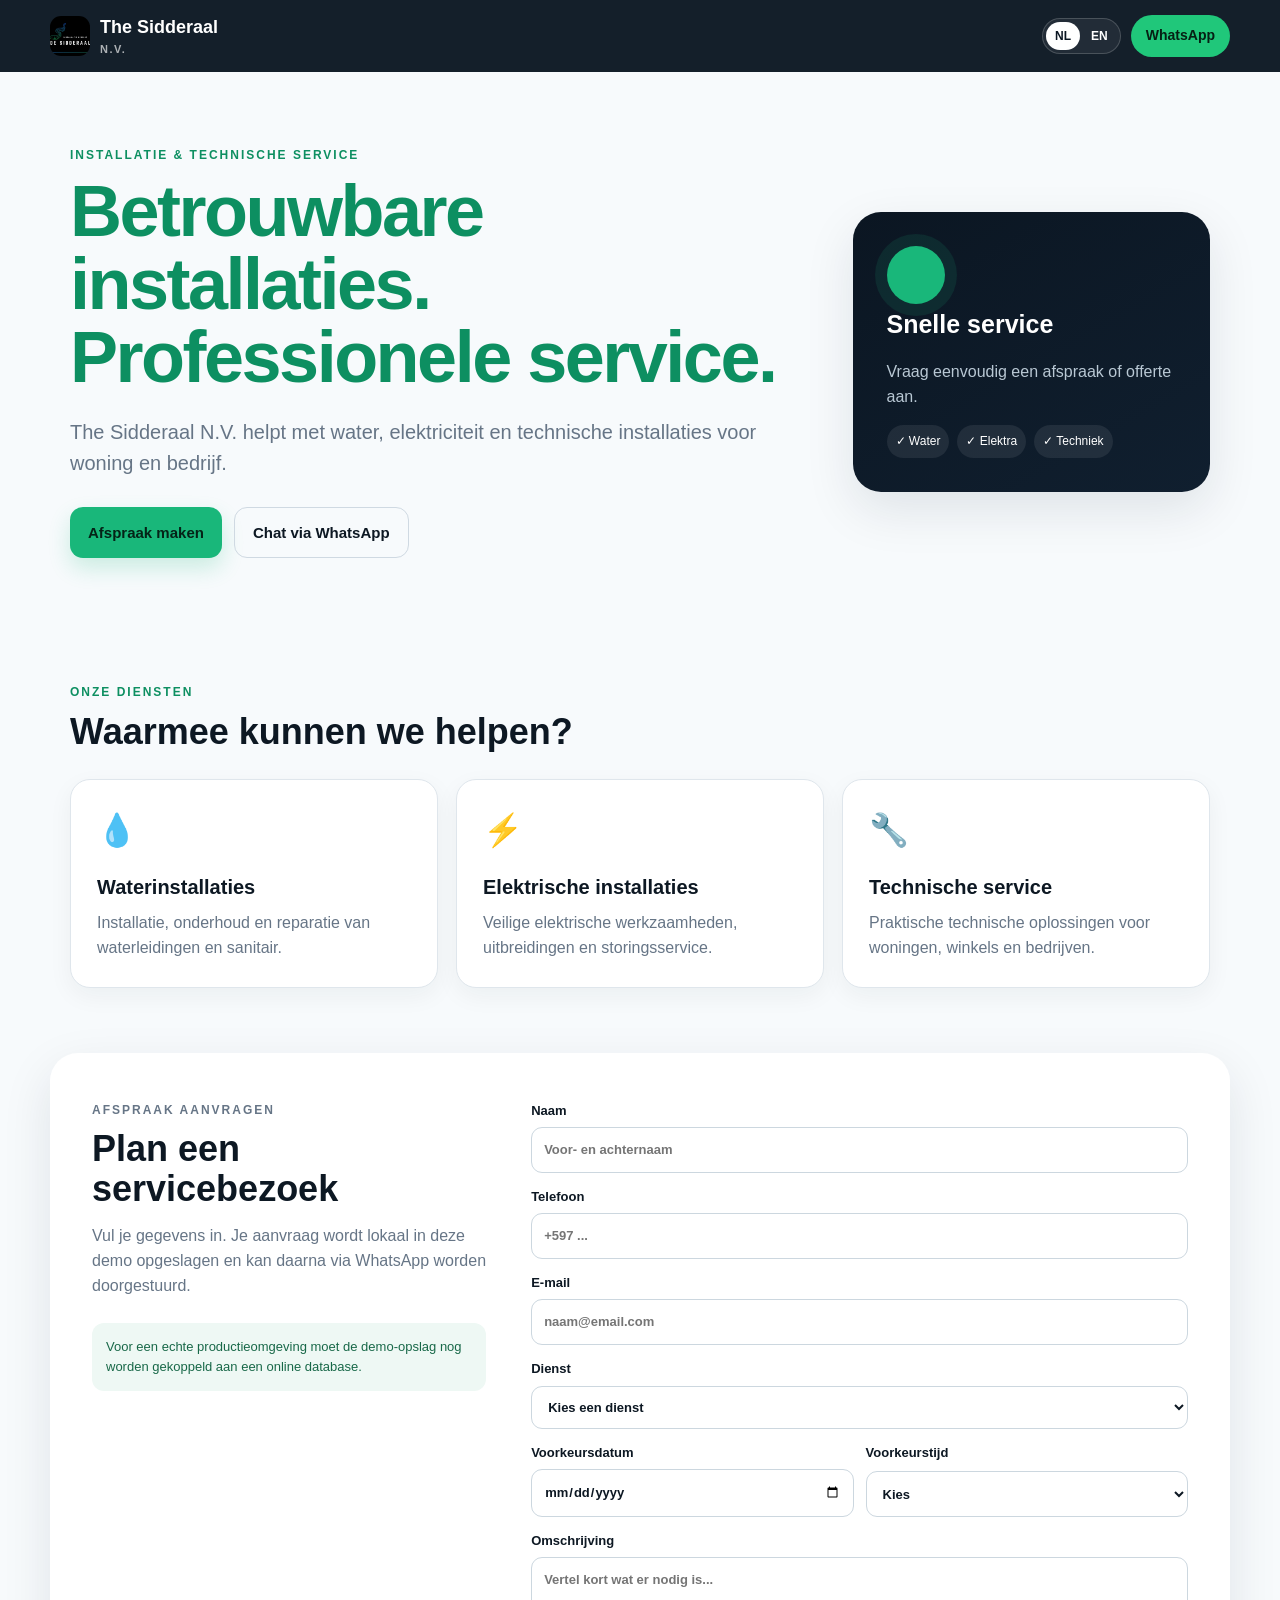
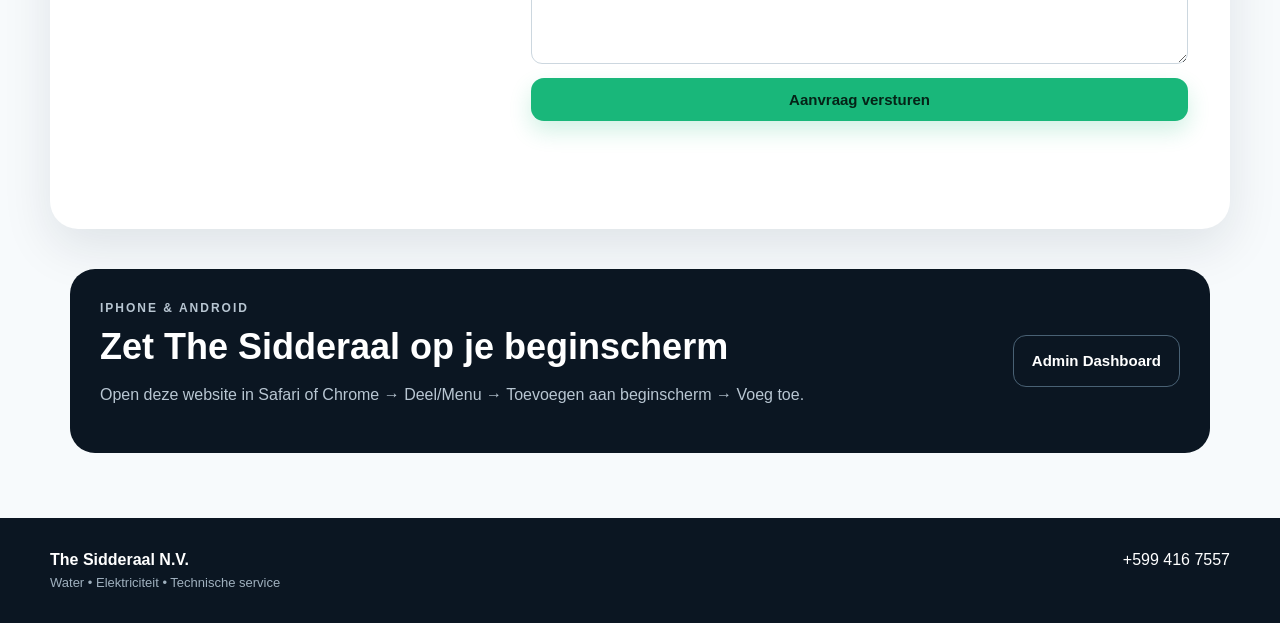
<file: index.html>
<!doctype html>
<html lang="nl">
<head>
  <meta charset="utf-8">
  <meta name="viewport" content="width=device-width,initial-scale=1,viewport-fit=cover">
  <meta name="theme-color" content="#0b1622">
  <meta name="apple-mobile-web-app-capable" content="yes">
  <meta name="apple-mobile-web-app-status-bar-style" content="black-translucent">
  <meta name="apple-mobile-web-app-title" content="The Sidderaal">
  <link rel="manifest" href="manifest.json">
  <link rel="apple-touch-icon" href="icon-180.png">
  <link rel="icon" href="sidderaal-logo.jpg">
  <link rel="stylesheet" href="style.css">
  <title>The Sidderaal N.V.</title>
</head>
<body>
  <header class="topbar">
    <div class="brand"><img src="sidderaal-logo.jpg" alt="The Sidderaal logo"><span>The Sidderaal <small>N.V.</small></span></div>
    <div class="top-actions"><div class="lang-switch" aria-label="Language"><button type="button" data-lang="nl">NL</button><button type="button" data-lang="en">EN</button></div><a class="whatsapp top-wa" href="https://wa.me/5994167557" target="_blank" rel="noopener">WhatsApp</a></div>
  </header>

  <main>
    <section class="hero">
      <div>
        <p class="eyebrow" data-i18n="eyebrow">INSTALLATIE & TECHNISCHE SERVICE</p>
        <h1><span data-i18n="heroTitle1">Betrouwbare installaties.</span> <span data-i18n="heroTitle2">Professionele service.</span></h1>
        <p class="lead" data-i18n="heroLead">The Sidderaal N.V. helpt met water, elektriciteit en technische installaties voor woning en bedrijf.</p>
        <div class="actions">
          <a href="#afspraak" class="btn primary" data-i18n="bookBtn">Afspraak maken</a>
          <a href="https://wa.me/5994167557" class="btn ghost" target="_blank" rel="noopener" data-i18n="whatsappBtn">Chat via WhatsApp</a>
        </div>
      </div>
      <div class="hero-card">
        <div class="pulse"></div>
        <strong data-i18n="fastService">Snelle service</strong>
        <p data-i18n="fastServiceText">Vraag eenvoudig een afspraak of offerte aan.</p>
        <div class="mini-row"><span data-i18n="waterShort">✓ Water</span><span data-i18n="electricShort">✓ Elektra</span><span data-i18n="technicalShort">✓ Techniek</span></div>
      </div>
    </section>

    <section class="section">
      <div class="section-head"><div><p class="eyebrow" data-i18n="servicesEyebrow">ONZE DIENSTEN</p><h2 data-i18n="servicesTitle">Waarmee kunnen we helpen?</h2></div></div>
      <div class="cards">
        <article class="card"><div class="icon">💧</div><h3 data-i18n="waterTitle">Waterinstallaties</h3><p data-i18n="waterText">Installatie, onderhoud en reparatie van waterleidingen en sanitair.</p></article>
        <article class="card"><div class="icon">⚡</div><h3 data-i18n="electricTitle">Elektrische installaties</h3><p data-i18n="electricText">Veilige elektrische werkzaamheden, uitbreidingen en storingsservice.</p></article>
        <article class="card"><div class="icon">🔧</div><h3 data-i18n="technicalTitle">Technische service</h3><p data-i18n="technicalText">Praktische technische oplossingen voor woningen, winkels en bedrijven.</p></article>
      </div>
    </section>

    <section id="afspraak" class="section booking">
      <div class="booking-copy">
        <p class="eyebrow" data-i18n="bookingEyebrow">AFSPRAAK AANVRAGEN</p>
        <h2 data-i18n="bookingTitle">Plan een servicebezoek</h2>
        <p data-i18n="bookingText">Vul je gegevens in. Je aanvraag wordt lokaal in deze demo opgeslagen en kan daarna via WhatsApp worden doorgestuurd.</p>
        <div class="notice" data-i18n="notice">Voor een echte productieomgeving moet de demo-opslag nog worden gekoppeld aan een online database.</div>
      </div>
      <form id="bookingForm" class="form">
        <label><span data-i18n="nameLabel">Naam</span><input required name="name" placeholder="Voor- en achternaam" data-i18n-placeholder="namePlaceholder"></label>
        <label><span data-i18n="phoneLabel">Telefoon</span><input required name="phone" type="tel" placeholder="+597 ..."></label>
        <label><span data-i18n="emailLabel">E-mail</span><input name="email" type="email" placeholder="naam@email.com" data-i18n-placeholder="emailPlaceholder"></label>
        <label><span data-i18n="serviceLabel">Dienst</span><select name="service" required><option value="" data-i18n="serviceChoose">Kies een dienst</option><option value="water" data-i18n="waterTitle">Waterinstallaties</option><option value="electric" data-i18n="electricTitle">Elektrische installaties</option><option value="technical" data-i18n="technicalTitle">Technische service</option><option value="quote" data-i18n="quoteService">Offerte / inspectie</option></select></label>
        <div class="two"><label><span data-i18n="dateLabel">Voorkeursdatum</span><input required name="date" type="date"></label><label><span data-i18n="timeLabel">Voorkeurstijd</span><select name="time" required><option value="" data-i18n="timeChoose">Kies</option><option>08:00 - 10:00</option><option>10:00 - 12:00</option><option>13:00 - 15:00</option><option>15:00 - 17:00</option></select></label></div>
        <label><span data-i18n="messageLabel">Omschrijving</span><textarea name="message" rows="4" placeholder="Vertel kort wat er nodig is..." data-i18n-placeholder="messagePlaceholder"></textarea></label>
        <button class="btn primary full" type="submit" data-i18n="submitBtn">Aanvraag versturen</button>
        <p id="formMsg" class="form-msg"></p>
      </form>
    </section>

    <section class="section install">
      <div class="install-box">
        <div><p class="eyebrow" data-i18n="iphoneEyebrow">IPHONE & ANDROID</p><h2 data-i18n="installTitle">Zet The Sidderaal op je beginscherm</h2><p data-i18n="installText">Open deze website in Safari of Chrome → Deel/Menu → Toevoegen aan beginscherm → Voeg toe.</p></div>
        <a class="btn ghost" href="admin.html" data-i18n="adminBtn">Admin Dashboard</a>
      </div>
    </section>
  </main>

  <footer><div><b>The Sidderaal N.V.</b><span data-i18n="footerServices">Water • Elektriciteit • Technische service</span></div><a href="https://wa.me/5994167557" target="_blank" rel="noopener">+599 416 7557</a></footer>
  <script src="app.js"></script>
</body>
</html>
</file>
<file: style.css>
:root{--navy:#0b1622;--navy2:#101f2f;--ink:#0d1823;--muted:#667586;--line:#dfe6ec;--paper:#f7fafc;--white:#fff;--accent:#19b77a;--accent2:#0d8f61;--shadow:0 18px 50px rgba(12,31,46,.10)}
*{box-sizing:border-box}html{scroll-behavior:smooth}body{margin:0;font-family:-apple-system,BlinkMacSystemFont,"Segoe UI",Roboto,Arial,sans-serif;color:var(--ink);background:var(--paper);line-height:1.55}a{text-decoration:none;color:inherit}.topbar{position:sticky;top:0;z-index:20;height:72px;padding:0 max(20px,calc((100% - 1180px)/2));display:flex;align-items:center;justify-content:space-between;background:rgba(11,22,34,.96);color:white;backdrop-filter:blur(14px)}.brand{display:flex;align-items:center;gap:10px;font-weight:800;font-size:18px}.brand img{width:40px;height:40px;border-radius:11px}.brand small{display:block;font-size:11px;opacity:.65;letter-spacing:1.5px;text-transform:uppercase}.whatsapp{background:#20c77a;color:#062014;padding:10px 15px;border-radius:999px;font-weight:800;font-size:14px}.hero{max-width:1180px;margin:auto;padding:74px 20px 60px;display:grid;grid-template-columns:1.35fr .65fr;gap:40px;align-items:center}.eyebrow{font-size:12px;font-weight:900;letter-spacing:2px;color:var(--accent2);margin:0 0 10px}.hero h1{font-size:clamp(40px,6vw,72px);line-height:1.02;letter-spacing:-2.5px;margin:0 0 22px}.hero h1 span{color:var(--accent2)}.lead{font-size:20px;color:var(--muted);max-width:690px}.actions{display:flex;gap:12px;flex-wrap:wrap;margin-top:28px}.btn{display:inline-flex;align-items:center;justify-content:center;border:0;border-radius:13px;padding:13px 18px;font-weight:800;cursor:pointer;font-size:15px}.primary{background:var(--accent);color:#052317;box-shadow:0 10px 22px rgba(25,183,122,.20)}.ghost{background:transparent;border:1px solid rgba(255,255,255,.22);color:inherit}.hero .ghost,.install-box .ghost,.dash-head .ghost{border-color:#cfd9e2;color:var(--ink)}.hero-card{background:linear-gradient(150deg,var(--navy),var(--navy2));color:#fff;border-radius:28px;padding:34px;box-shadow:var(--shadow);min-height:280px;display:flex;flex-direction:column;justify-content:flex-end}.pulse{width:58px;height:58px;border-radius:50%;background:var(--accent);margin-bottom:auto;box-shadow:0 0 0 12px rgba(25,183,122,.12)}.hero-card strong{font-size:25px}.hero-card p{color:#b9c8d4}.mini-row{display:flex;gap:8px;flex-wrap:wrap}.mini-row span{font-size:12px;background:rgba(255,255,255,.08);padding:7px 9px;border-radius:999px}.section{max-width:1180px;margin:auto;padding:65px 20px}.section h2{font-size:36px;line-height:1.1;margin:0}.cards{display:grid;grid-template-columns:repeat(3,1fr);gap:18px;margin-top:28px}.card{background:#fff;border:1px solid var(--line);border-radius:20px;padding:26px;box-shadow:0 8px 25px rgba(12,31,46,.05)}.icon{font-size:32px;margin-bottom:16px}.card h3{margin:0 0 8px;font-size:20px}.card p{margin:0;color:var(--muted)}.booking{display:grid;grid-template-columns:.75fr 1.25fr;gap:45px;background:#fff;border-radius:28px;padding:48px 42px;margin-bottom:20px;box-shadow:var(--shadow)}.booking-copy p{color:var(--muted)}.notice{margin-top:24px;padding:14px;border-radius:12px;background:#eef8f4;color:#186848;font-size:13px}.form{display:grid;gap:14px}label{display:grid;gap:6px;font-weight:750;font-size:13px}input,select,textarea{font:inherit;border:1px solid #ccd7df;border-radius:11px;padding:12px;background:#fff;color:var(--ink);outline:none}input:focus,select:focus,textarea:focus{border-color:var(--accent)}.two{display:grid;grid-template-columns:1fr 1fr;gap:12px}.full{width:100%}.form-msg{font-size:13px;color:var(--accent2);min-height:20px}.install{padding-top:20px}.install-box{background:var(--navy);color:#fff;border-radius:25px;padding:30px;display:flex;align-items:center;justify-content:space-between;gap:20px}.install-box p{color:#b8c6d2}.install-box .ghost{color:#fff;border-color:#496174}footer{background:var(--navy);color:#fff;padding:30px max(20px,calc((100% - 1180px)/2));display:flex;justify-content:space-between;gap:20px}footer span{display:block;color:#9fb0be;font-size:13px}.admin-wrap{max-width:1050px;margin:auto;padding:50px 20px}.login-card{max-width:520px;margin:60px auto;background:#fff;padding:35px;border-radius:24px;box-shadow:var(--shadow);display:grid;gap:15px}.dash-head{display:flex;justify-content:space-between;align-items:center;margin-bottom:25px}.stats{display:grid;grid-template-columns:repeat(2,1fr);gap:16px;margin-bottom:22px}.stat{background:#fff;border:1px solid var(--line);padding:20px;border-radius:18px}.stat b{display:block;font-size:32px}.stat span{color:var(--muted)}.booking-list{display:grid;gap:12px}.booking-item{background:#fff;border:1px solid var(--line);border-radius:18px;padding:20px;display:flex;justify-content:space-between;gap:15px}.booking-item span,.booking-item small{display:block;color:var(--muted)}.booking-item p{margin-bottom:0}.status{height:max-content;background:#eaf8f2;color:#137650;padding:7px 10px;border-radius:999px;font-size:12px;font-weight:800}.empty{background:#fff;border:1px dashed #cbd7df;border-radius:18px;padding:30px;text-align:center;color:var(--muted)}
@media(max-width:800px){.hero,.booking{grid-template-columns:1fr}.hero{padding-top:45px}.hero-card{min-height:230px}.cards{grid-template-columns:1fr}.booking{padding:30px 20px}.install-box,footer{flex-direction:column;align-items:flex-start}.top-wa{display:none}.hero h1{letter-spacing:-1.5px}.two,.stats{grid-template-columns:1fr}.booking-item{flex-direction:column}}
.top-actions{display:flex;align-items:center;gap:10px}.lang-switch{display:flex;gap:2px;padding:3px;border:1px solid rgba(255,255,255,.18);border-radius:999px;background:rgba(255,255,255,.06)}.lang-switch button{border:0;background:transparent;color:inherit;font-weight:800;font-size:12px;padding:7px 9px;border-radius:999px;cursor:pointer}.lang-switch button.active{background:#fff;color:#0b1622}.brand img{object-fit:cover}
@media(max-width:600px){.top-actions{gap:6px}.top-wa{display:none}.lang-switch button{padding:6px 8px}}
</file>
